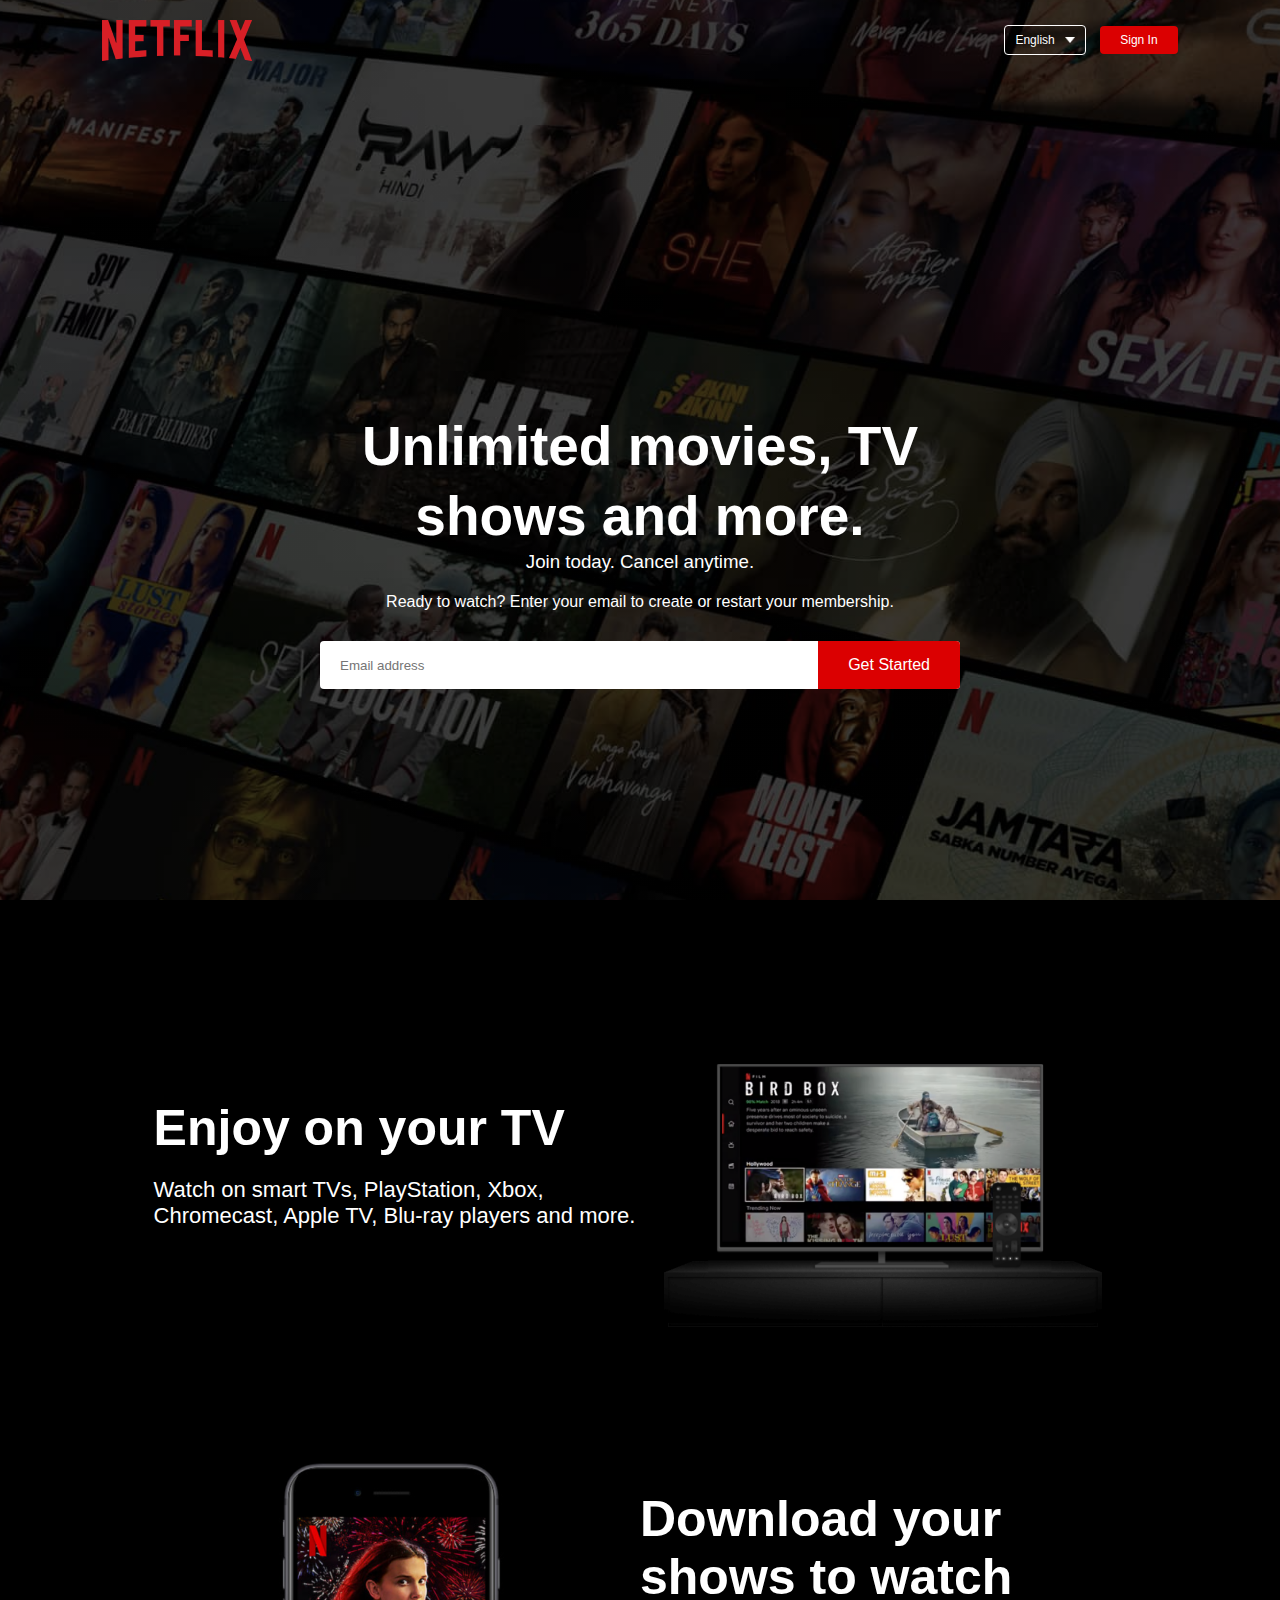
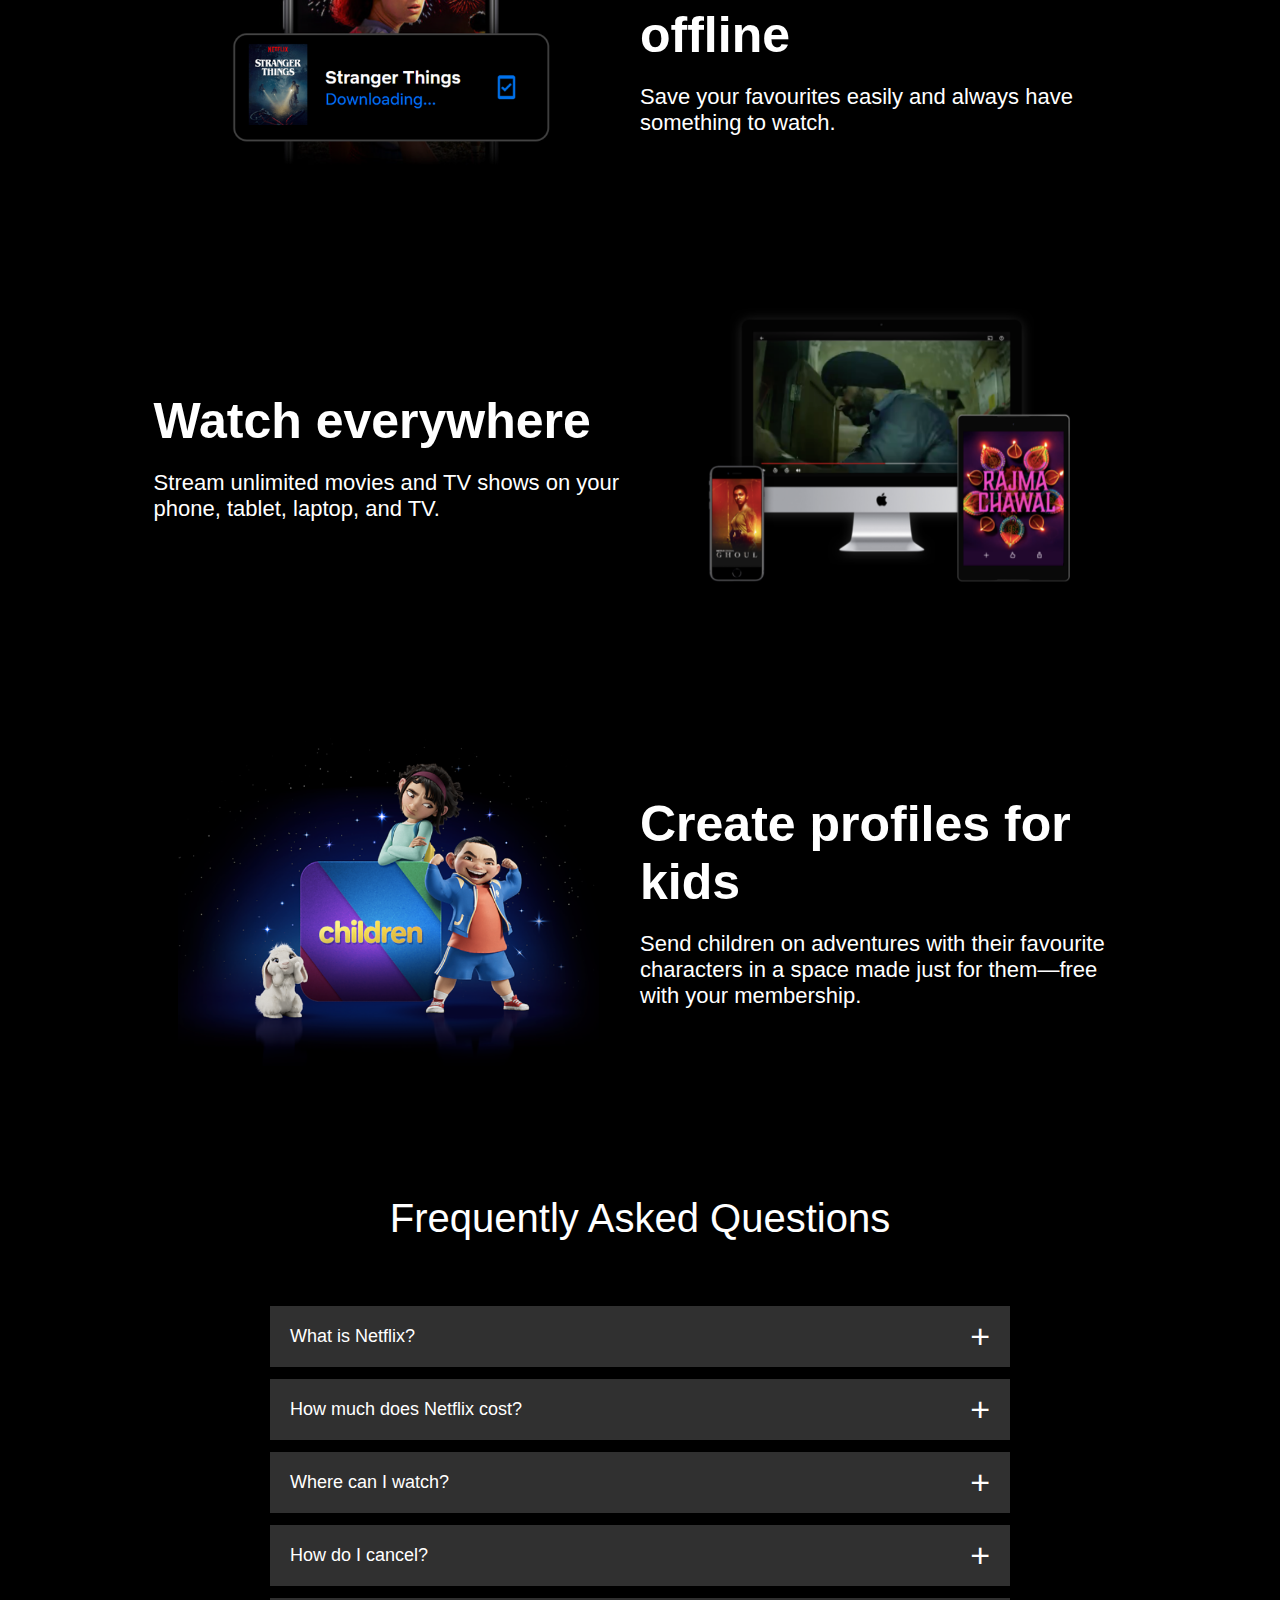
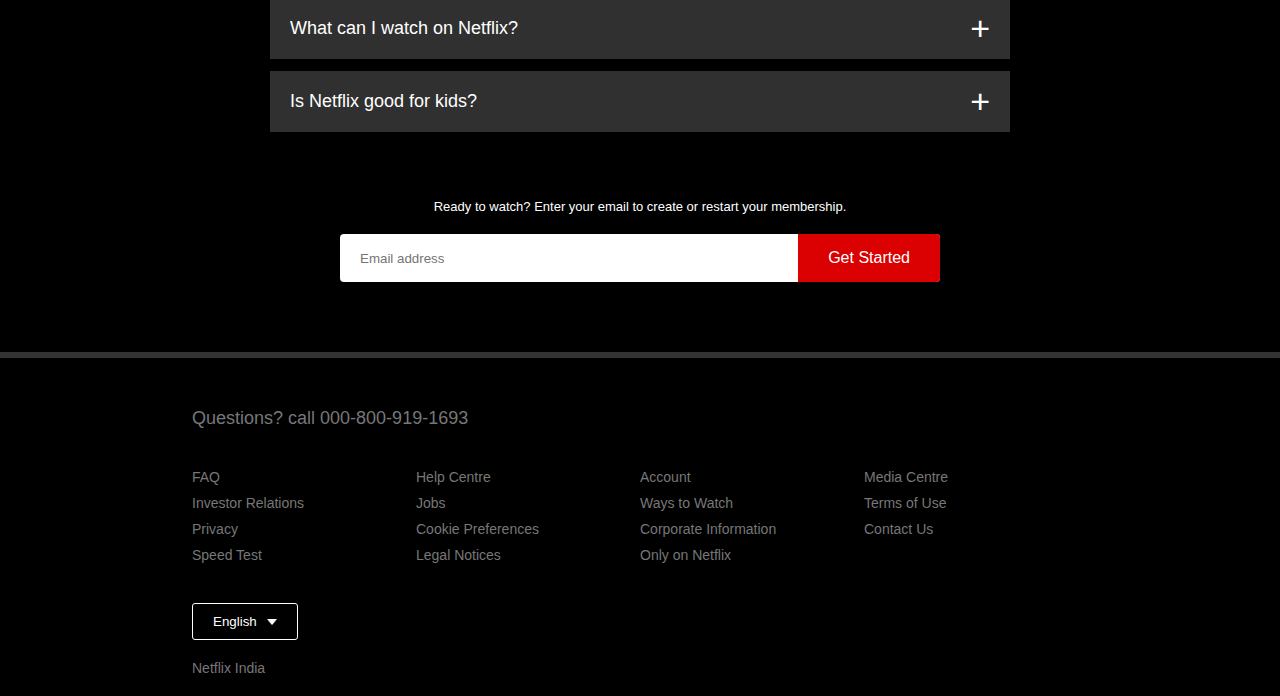
<file: index.html>
<html>
<head>
         <meta name="viewport" content="width=device-width, initial-scale=1.0">
       <title>Netflix homepage</title>
     <link rel="stylesheet" href="style.css">
</head>
<body>

    <div class="header">
       <nav>
           <img src="images/logo.png" class="logo">
           <div>
             <button class="language-btn">English <img src="images/down-icon.png"></button>
               <button>Sign In</button>
           </div>
        </nav>
        <div class="header-content">
              <h1>Unlimited movies, TV shows and more.</h1>
            <h3>Join today. Cancel anytime.</h3>
            <p>Ready to watch? Enter your email to create or restart your membership.</p>
            <form class="email-signup">
                  <input type="email" placeholder="Email address" required>
                <button type="submit">Get Started</button>
            </form>
        </div>
    </div>
    <div class="features">
         <div class="row">
                    <div class="text-col">
                        <h2>Enjoy on your TV</h2>
                        <p>Watch on smart TVs, PlayStation, Xbox, Chromecast, Apple TV, Blu-ray players and more.</p>
             </div>
             <div class="img-col">
                <img src="images/feature-1.png">
             </div>
        </div>
        <div class="row">
            <div class="img-col">
                <img src="images/feature-2.png">
             </div>
                    <div class="text-col">
                        <h2>Download your shows to watch offline</h2>
                        <p>Save your favourites easily and always have something to watch.</p>
             </div>
             
        </div>
        <div class="row">
                    <div class="text-col">
                        <h2>Watch everywhere</h2>
                        <p>Stream unlimited movies and TV shows on your phone, tablet, laptop, and TV.</p>
             </div>
             <div class="img-col">
                <img src="images/feature-3.png">
             </div>
        </div>
        <div class="row">
            <div class="img-col">
                <img src="images/feature-4.png">
             </div>
                    <div class="text-col">
                        <h2>Create profiles for kids</h2>
                        <p>Send children on adventures with their favourite characters in a space made just for them—free with your membership.</p>
             </div>
             
        </div>
    </div>
    
    <div class="faq">
           <h2>Frequently Asked Questions</h2>
        <ul class="accordion">
             <li>
                   <input type="radio" name="accordion" id="first">
                 <label for="first">What is Netflix?</label>
                 <div class="content">
                         <p>Netflix is a streaming service that offers a wide variety of award-winning TV shows, movies, anime, documentaries and more – on thousands of internet-connected devices.
You can watch as much as you want, whenever you want, without a single ad – all for one low monthly price. There's always something new to discover, and new TV shows and movies are added every week!</p>
                 </div>
            </li>
             <li>
                   <input type="radio" name="accordion" id="second">
                 <label for="second">How much does Netflix cost?</label>
                 <div class="content">
                         <p>Watch Netflix on your smartphone, tablet, Smart TV, laptop, or streaming device, all for one fixed monthly fee. Plans range from ₹ 149 to ₹ 649 a month. No extra costs, no contracts.</p>
                 </div>
            </li>
             <li>
                   <input type="radio" name="accordion" id="third">
                 <label for="third">Where can I watch?</label>
                 <div class="content">
                         <p>Watch anywhere, anytime. Sign in with your Netflix account to watch instantly on the web at netflix.com from your personal computer or on any internet-connected device that offers the Netflix app, including smart TVs, smartphones, tablets, streaming media players and game consoles.

You can also download your favourite shows with the iOS, Android, or Windows 10 app. Use downloads to watch while you're on the go and without an internet connection. Take Netflix with you anywhere.</p>
                 </div>
            </li>
             <li>
                   <input type="radio" name="accordion" id="fourth">
                 <label for="fourth">How do I cancel?</label>
                 <div class="content">
                         <p>Netflix is flexible. There are no annoying contracts and no commitments. You can easily cancel your account online in two clicks. There are no cancellation fees – start or stop your account anytime.</p>
                 </div>
            </li>
             <li>
                   <input type="radio" name="accordion" id="fifth">
                 <label for="fifth">What can I watch on Netflix?</label>
                 <div class="content">
                         <p>Netflix has an extensive library of feature films, documentaries, TV shows, anime, award-winning Netflix originals, and more. Watch as much as you want, anytime you want..</p>
                 </div>
            </li>
             <li>
                   <input type="radio" name="accordion" id="sixth">
                 <label for="sixth">Is Netflix good for kids?</label>
                 <div class="content">
                         <p>The Netflix Kids experience is included in your membership to give parents control while kids enjoy family-friendly TV shows and films in their own space.

Kids profiles come with PIN-protected parental controls that let you restrict the maturity rating of content kids can watch and block specific titles you don’t want kids to see.</p>
                 </div>
            </li>
        </ul>
        <small>Ready to watch? Enter your email to create or restart your membership.</small>
         <form class="email-signup">
                  <input type="email" placeholder="Email address" required>
                <button type="submit">Get Started</button>
            </form>
    </div>
    
    
    <div class="footer">
           <h2>Questions? call 000-800-919-1693</h2>
        
        <div class="row">
                <div class="col">
                      
                    <a href="#">FAQ</a>
                    <a href="#">Investor Relations</a>
                    <a href="#">Privacy</a>
                    <a href="#">Speed Test</a>
                    
            </div>
             <div class="col">
                      <a href="#">Help Centre</a>
                    <a href="#">Jobs</a>
                    <a href="#">Cookie Preferences</a>
                    <a href="#">Legal Notices</a>
                    
            </div>
             <div class="col">
                    
                    <a href="#">Account</a>
                    <a href="#">Ways to Watch</a>
                    <a href="#">Corporate Information</a>
                    <a href="#">Only on Netflix</a>
                    
            </div>
             <div class="col">
                  
                    <a href="#">Media Centre</a>
                    <a href="#">Terms of Use</a>
                    <a href="#">Contact Us</a>
                    
            </div>
        </div>
         <button class="language-btn">English <img src="images/down-icon.png"></button>
        <p class="copyright-txt">Netflix India</p>
    </div>
    
</body>
</html>
</file>
<file: style.css>
*{
    margin: 0;
    padding: 0;
    font-family: 'poppins', sans-serif;
    box-sizing: border-box;
}
body{
    background: #000;
    color: #fff;
}
.header{
    width: 100%;
    height: 100vh;
    background-image: linear-gradient(rgba(0,0,0,0.7),rgba(0,0,0,0.7)),url(images/header-image.png);
    background-position: center;
    padding: 10px 8%;
    position: relative;
}
nav{
    display: flex;
    align-items: center;
    justify-content: space-between;
    padding: 10px 0;
}
.logo{
    width: 150px;
    cursor: pointer;
}
nav button{
    border: 0;
    outline: 0;
    background: #db0001;
    color: #fff;
    padding: 7px 20px;
    font-size: 12px;
    border-radius: 4px;
    margin-left: 10px;
    cursor: pointer;
}
.language-btn{
    display: inline-flex;
    align-items: center;
    background: transparent;
    border: 1px solid #fff;
    padding: 7px 10px;
}
.language-btn img{
    width: 10px;
    margin-left: 10px;
}
.header-content{
    position: absolute;
    top: 50%;
    left: 50%;
    transform: translate(-50%,-50%);
    text-align: center;
    margin-top: 100px;
}
.header-content h1{
    font-size: 55px;
    line-height: 70px;
    font-weight: 600;
    max-width: 650px;
}
.header-content h3{
    font-weight: 400;
    margin-bottom: 20px;
}
.email-signup{
    background: #fff;
    border-radius: 4px;
    display: flex;
    align-items: center;
    margin-top: 30px;
    overflow: hidden;
}
.email-signup input{
    flex: 1;
    border: 0;
    outline: 0;
    margin-left: 20px;
}
.email-signup button{
    background: #db0001;
    border: 0;
    outline: 0;
    color: #fff;
    font-size: 16px;
    cursor: pointer;
    padding: 15px 30px;
}

/*---------------------------------features-----------------------*/

.features{
    padding: 50px 12%;
    font-size: 22px;
}
.row{
    display: flex;
    width: 100%;
    align-items: center;
    flex-wrap: wrap;
    padding: 50px 0;
}
.text-col{
    flex-basis: 50%;
    margin-bottom: 20px;
}
.img-col{
    flex-basis: 50%;
    margin-bottom: 20px;
}
.img-col img{
    display: block;
    width: 90%;
    margin: auto;
}
.features h2{
    font-size: 50px;
    font-weight: 600;
    margin-bottom: 20px;
}

/*---------------------faq------------------------*/

.faq{
    padding: 10px 12%;
    text-align: center;
    font-size: 18px;
    
}
.faq h2{
    font-weight: 500;
    font-size: 40px;
}
.accordion{
    margin: 60px auto;
    width: 100%;
    max-width: 750px;
}
.accordion li{
    list-style: none;
    width: 100%;
    padding: 5px;
}
.accordion li label{
    display: flex;
    align-items: center;
    padding: 20px;
    font-size: 18px;
    font-weight: 500;
    background: #303030;
    margin-bottom: 2px;
    cursor: pointer;
    position: relative;
}
label::after{
    content: '+';
    font-size: 34px;
    position: absolute;
    right: 20px;
    transition: transform 0.5s;
}
input[type="radio"]{
    display: none;
}
.accordion .content{
    background: #303030;
    text-align: left;
    padding: 0 20px;
    max-height: 0;
    overflow: hidden;
    transition: max-height 0.5s, padding 0.5s;
}
.accordion input[type="radio"]:checked + label + .content{
    max-height: 600px;
    padding: 30px 20px;
}
.accordion input[type="radio"]:checked + label::after{
    transform: rotate(135deg);
}
.faq .email-signup{
    max-width: 600px;
    margin: 20px auto 60px;
}
.faq small{
    font-size: 13px;
}

/* ----------------------footer------------------*/

.footer{
    padding: 50px 15% 10px;
    border-top: 6px solid #333;
    color: #777;
}
.footer h2{
    font-size: 18px;
    font-weight: 400;
    margin-bottom: 30px;
}
.footer .col{
    flex-basis: 25%;
    flex-grow: 1;
    margin-bottom: 20px;
}
.footer .col a{
    display: block;
    text-decoration: none;
    color: #777;
    font-size: 14px;
    margin-bottom: 10px;
}
.footer .row{
    align-items: flex-start;
    padding: 10px 0;
}
.footer .language-btn{
    color: #fff;
    padding: 10px 20px;
    border-radius: 3px;
}
.copyright-txt{
    font-size: 14px;
    margin-top: 20px;
    margin-bottom: 10px;
}

/*-------------------media queries--------------*/

@media only screen and (max-width: 600px){
    .logo{
        width: 100px;
    }
    nav button{
        padding: 5px 10px;
    }
    nav .language-btn{
        padding: 4px 8px;
    }
    .header-content{
        position: unset;
        transform: none;
        padding-top: 150px;
    }
    .header-content h1{
        font-size: 30px;
    }
    .email-signup button{
        font-size: 12px;
        padding: 10px 15px;
    }
    .text-col, .img-col{
        flex-basis: 100%;
    }
    .features h2{
        font-size: 30px;
    }
    .features p{
        font-size: 15px;
    }
    .row:nth-child(2), .row:nth-child(4){
        flex-direction: column-reverse;
    }
    .features .row{
        padding: 10px 0;
    }
    .faq h2{
        font-size: 20px;
    }
    .accordion .content{
        font-size: 14px;
    }
    .accordion li label{
        padding: 10px;
        font-size: 14px;
    }
    label::after{
        font-size: 22px;
    }
    
}
</file>
